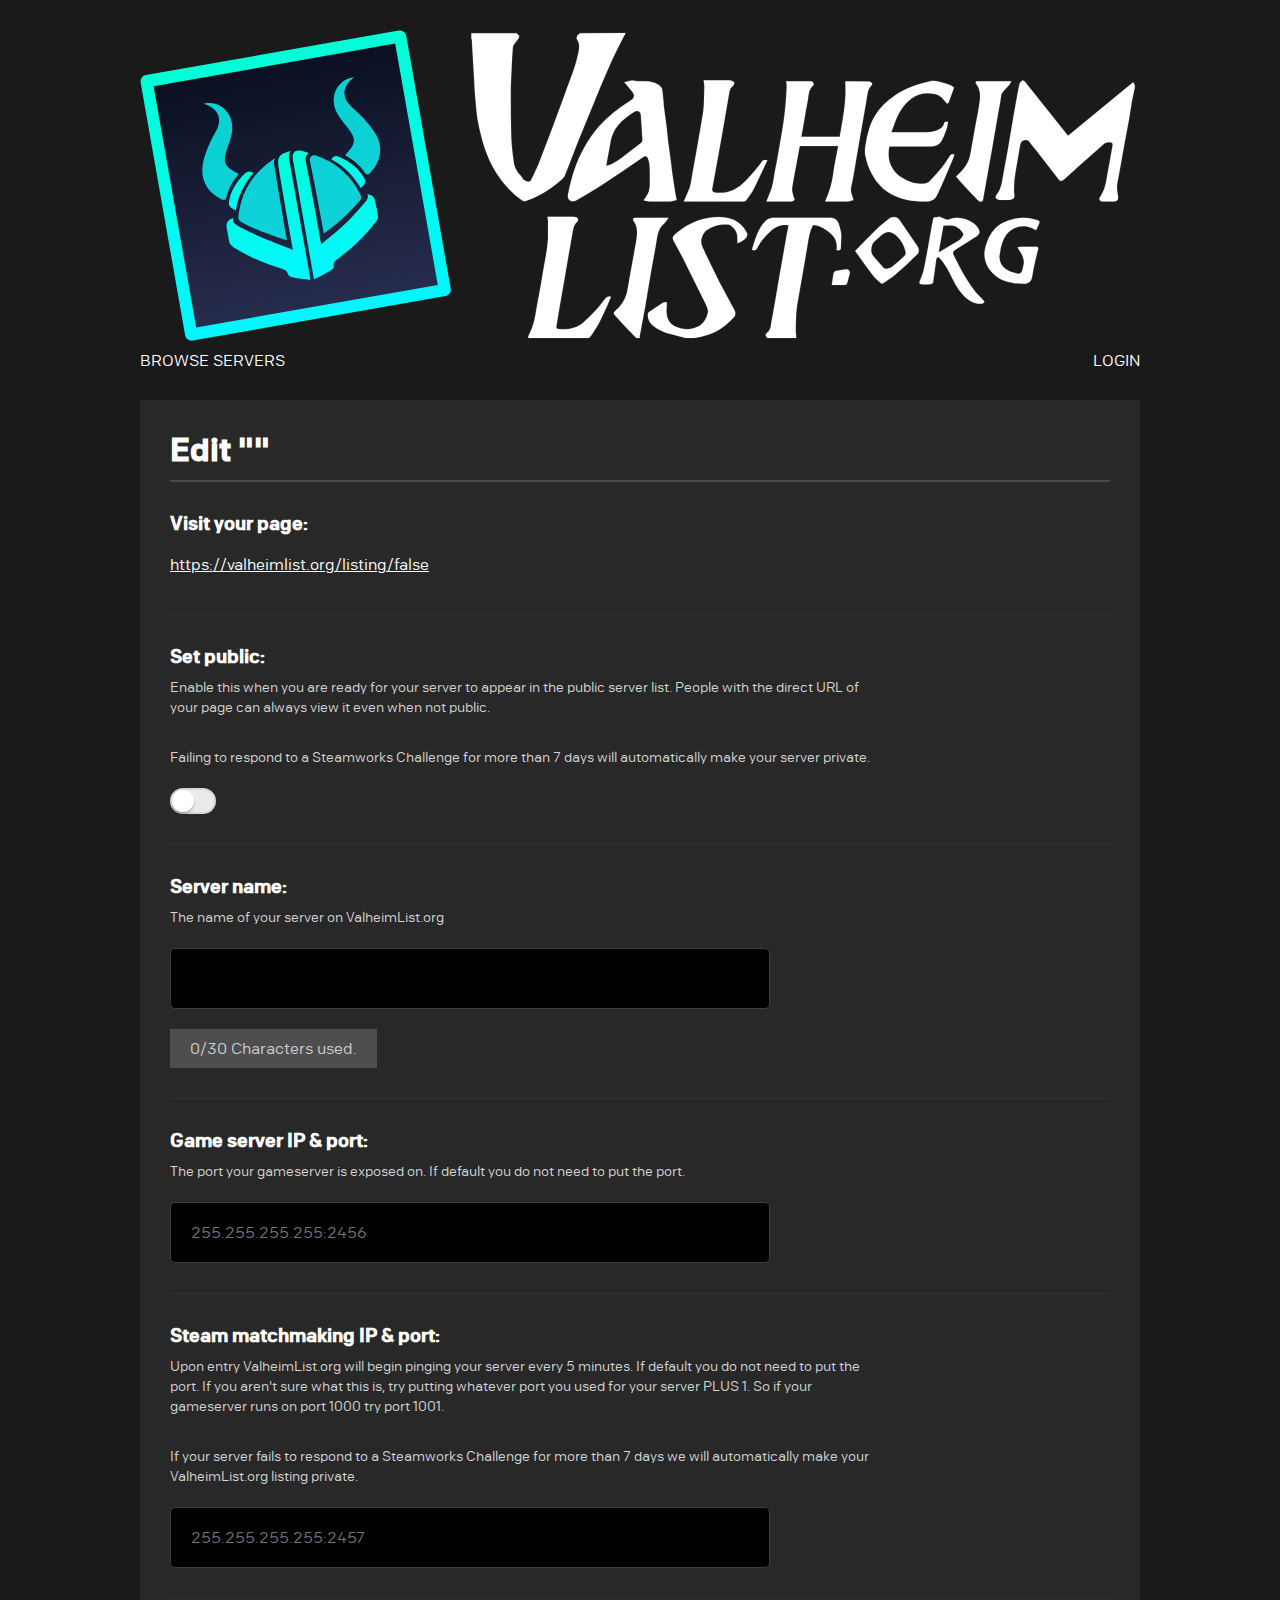
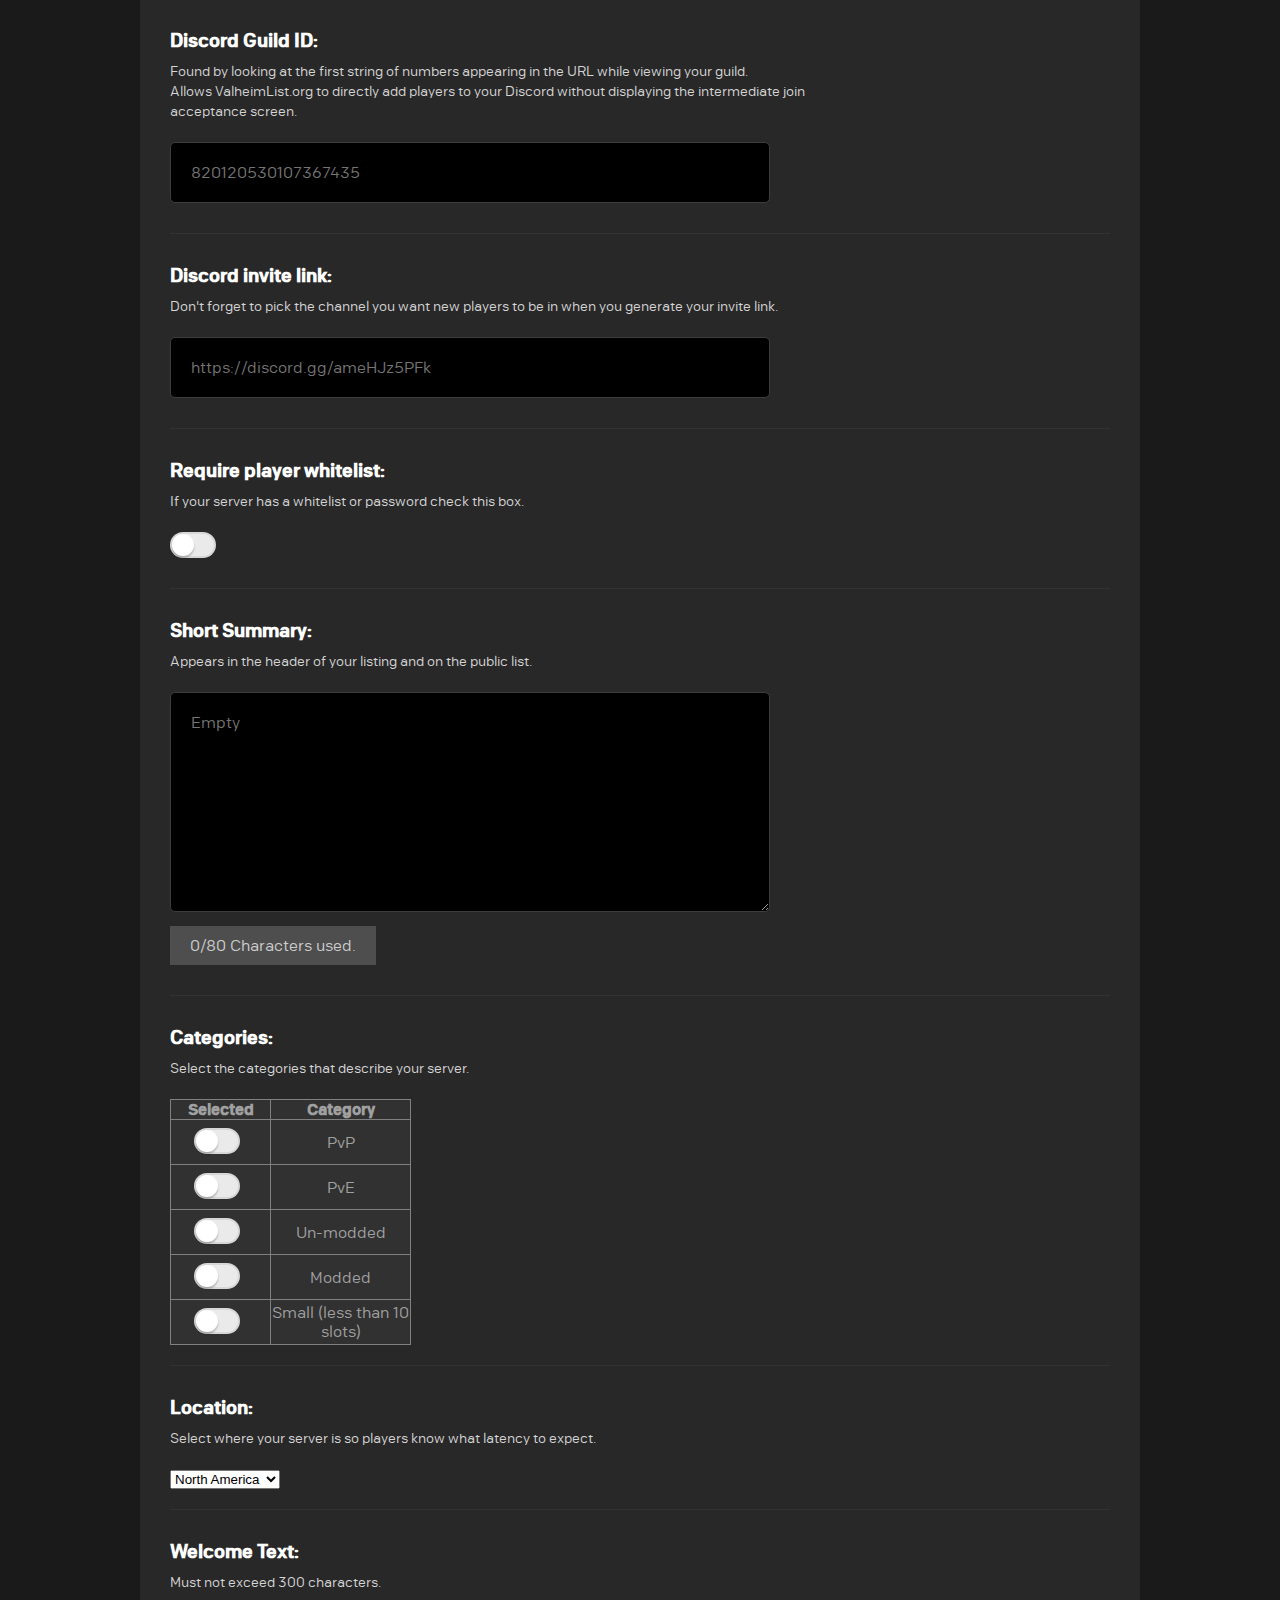
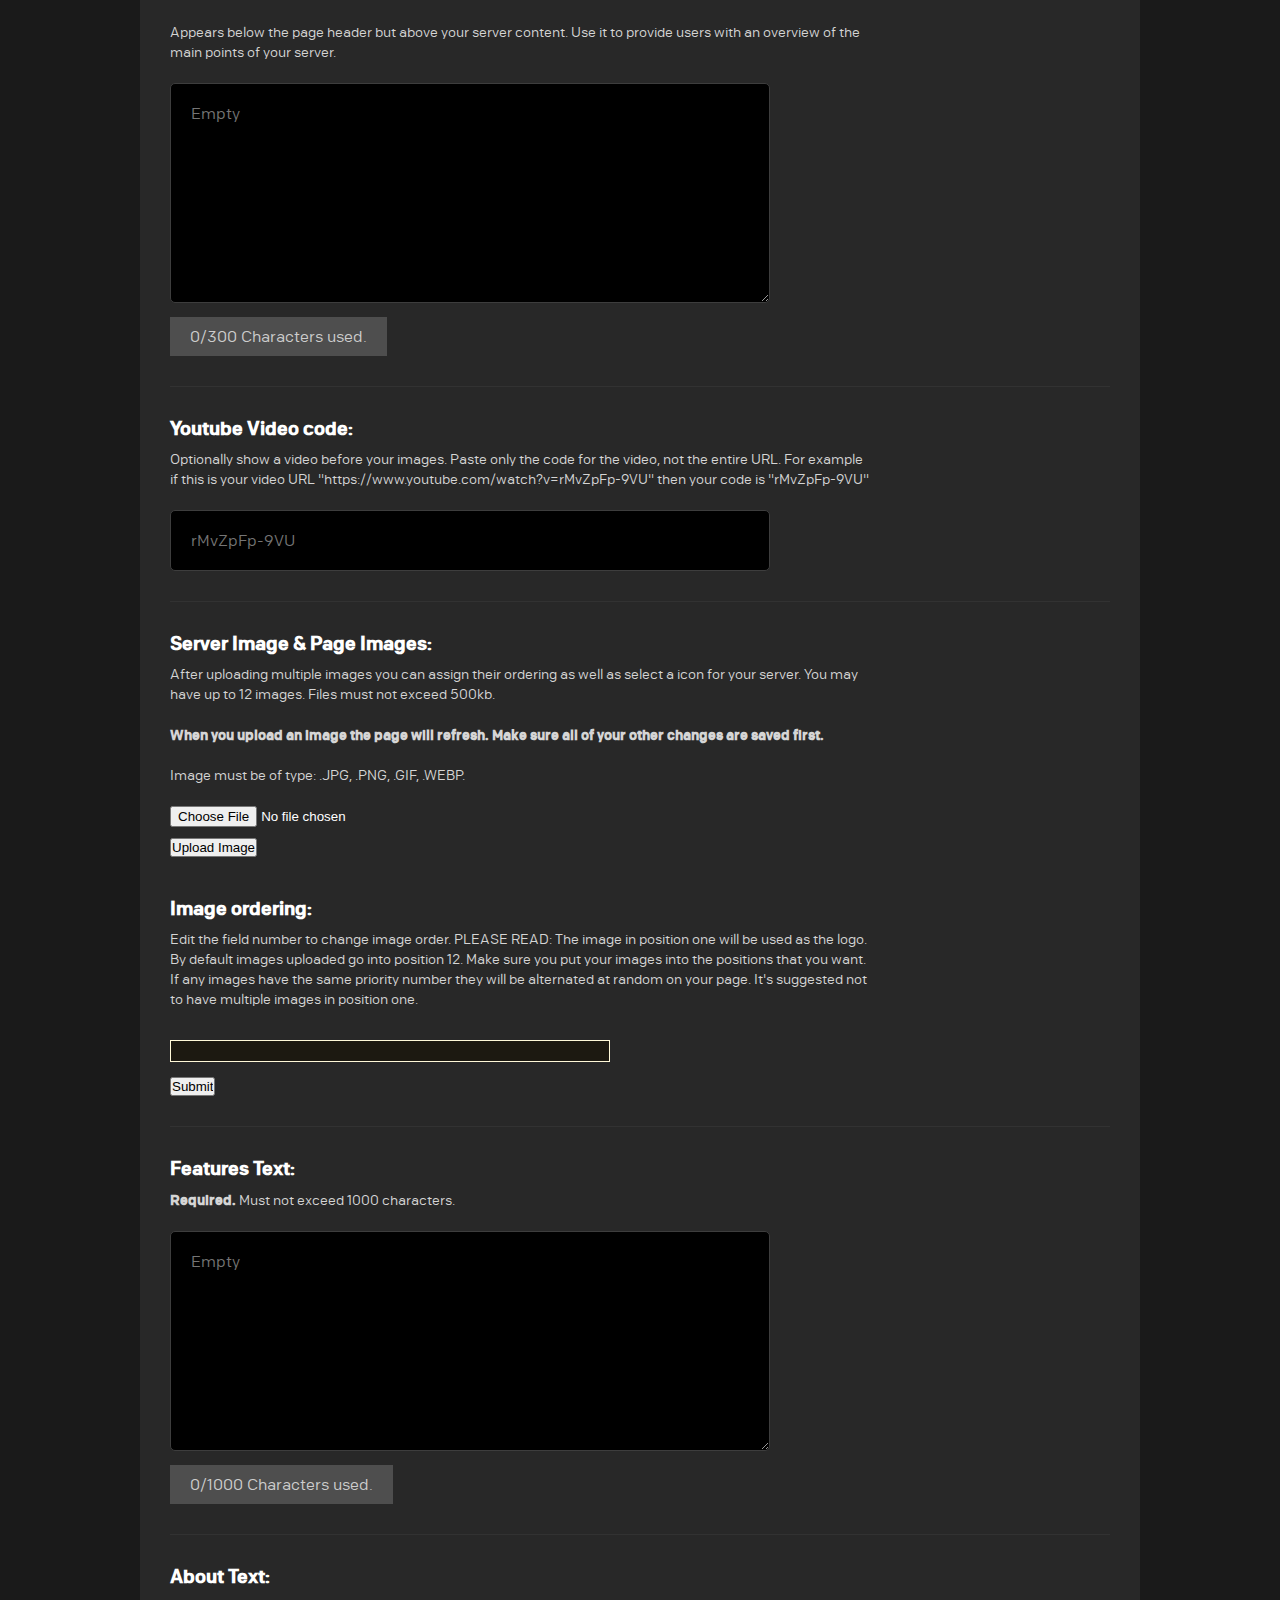
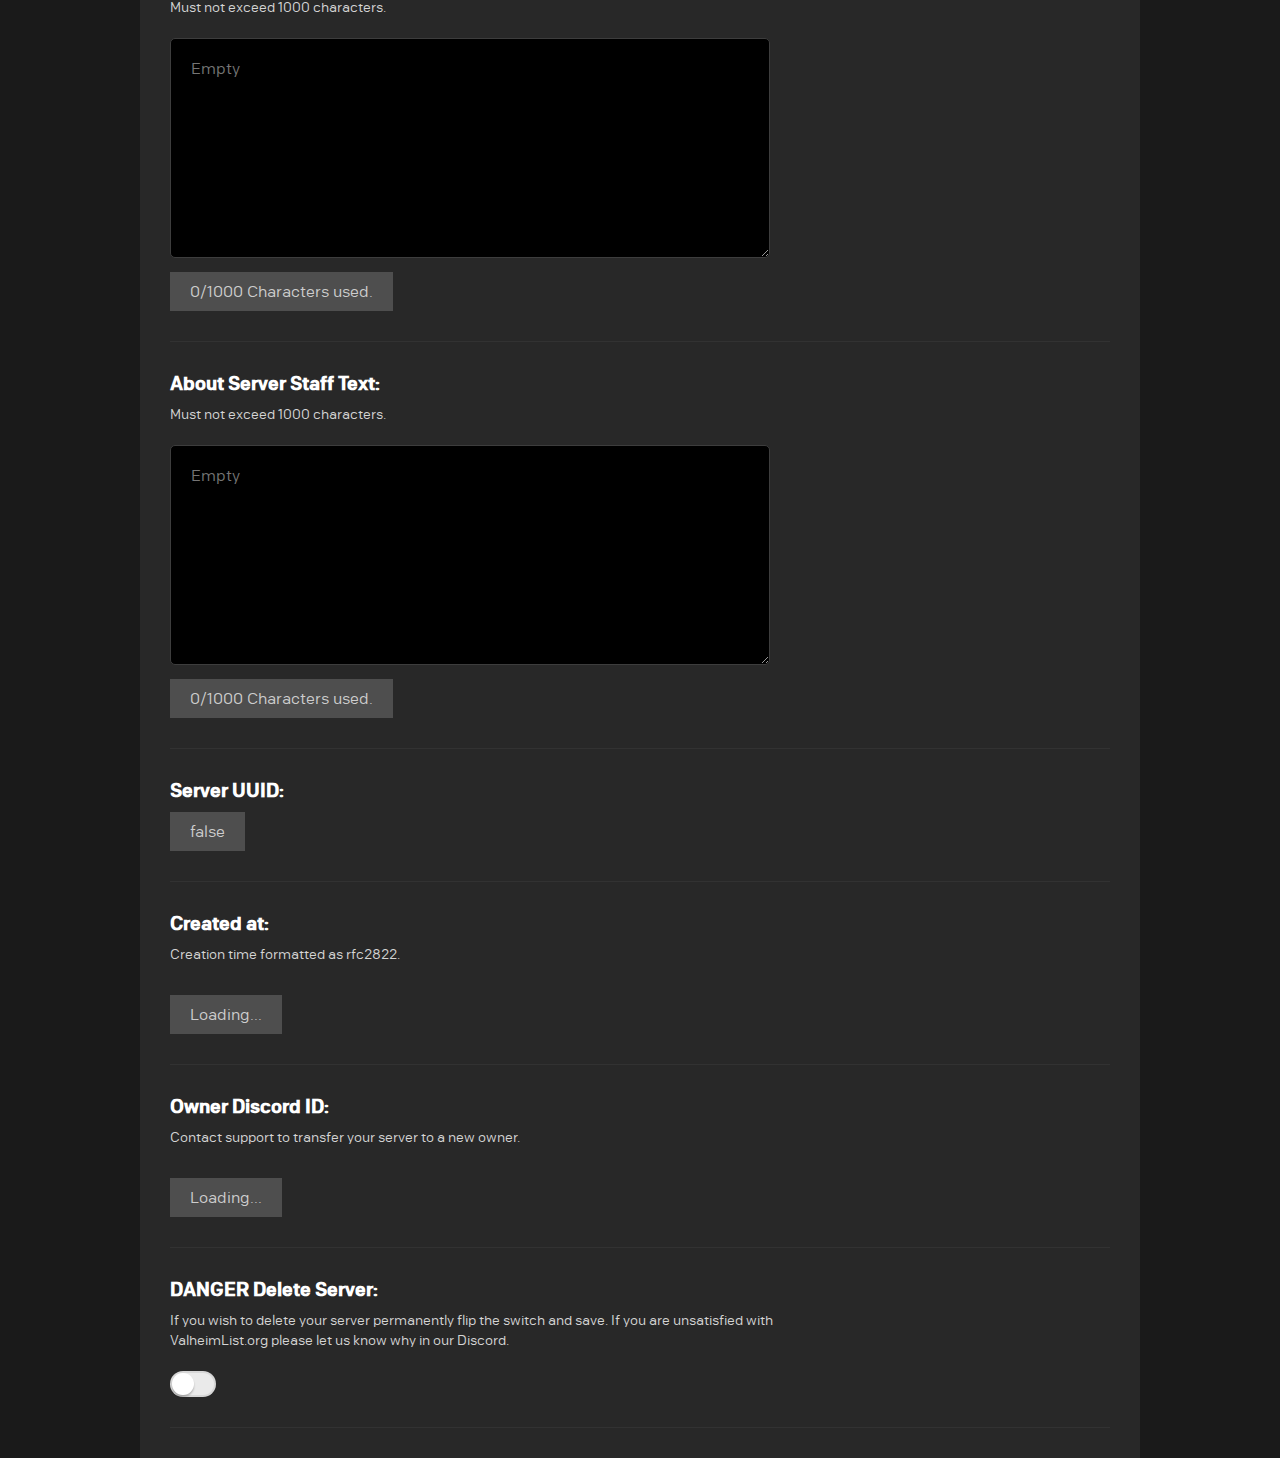
<file: editserver.html>
<!DOCTYPE html>
<html lang="en">
<head>
    <meta charset="UTF-8">
    <title>My Servers! - Valheimlist.org</title>

    <link rel="preconnect" href="https://api.valheimlist.org">
    <link rel="stylesheet" href="assets/css/listing.css">
    <link rel="stylesheet" href="assets/css/icons.css">
</head>
<body>
<div class="width-container">
    <nav>
    <img onclick="window.location.href = 'https://valheimlist.org'" class="logo-mast" src="../assets/img/logo.svg" alt="Valheimlist.org">
    <div onclick="window.location.href = 'https://valheimlist.org';" id="see-all-servers"><span class="ico-server"></span>Browse servers</div>
    <div id="disbtn" class="discord-button" onClick="discord_button_action()">
        <span class="ico-discord"></span>
        Login
    </div>

    </nav>
    <div class="edit-server preload">
        <h1 id="name-2">Edit ""</h1>

        <div class="item-block" id="page-url"></div>

        <div class="item-block">
            <h3>Set public:</h3>
            <p>Enable this when you are ready for your server to appear in the public server list. People with the direct URL of your page can always view it even when not public.</p>
            <p>Failing to respond to a Steamworks Challenge for more than 7 days will automatically make your server private.</p>
            <label class="form-switch">
                <input id="is_public" type="checkbox">
                <i></i>
            </label>
        </div>

        <div class="item-block">
            <h3>Server name:</h3>
            <p>The name of your server on ValheimList.org</p>
            <input id="name" data-max="30" class="input-box"><br>
            <div class="input-length-display">0/30 Characters used.</div>
        </div>

        <div class="item-block">
            <h3>Game server IP & port:</h3>
            <p>The port your gameserver is exposed on. If default you do not need to put the port.</p>
            <input id="ip" class="input-box" placeholder="255.255.255.255:2456">
        </div>

        <div class="item-block">
            <h3>Steam matchmaking IP & port:</h3>
            <p>Upon entry ValheimList.org will begin pinging your server every 5 minutes. If default you do not need to
                put the port. If you aren't sure what this is, try putting whatever port you used for your server PLUS 1. So if your gameserver runs on port 1000 try port 1001.</p>
            <p>If your server fails to respond to a Steamworks Challenge for more than 7 days we will automatically make your ValheimList.org listing private.</p>
            <input id="ip_mm" class="input-box" placeholder="255.255.255.255:2457">
        </div>

        <div class="item-block">
            <h3>Discord Guild ID:</h3>
            <p>Found by looking at the first string of numbers appearing in the URL while viewing your guild. <br>Allows
                ValheimList.org to directly add players to your Discord without displaying the intermediate join
                acceptance screen.</p>
            <input id="guild_id" class="input-box" placeholder="820120530107367435">
        </div>

        <div class="item-block">
            <h3>Discord invite link:</h3>
            <p>Don't forget to pick the channel you want new players to be in when you generate your invite link.</p>
            <input id="discord_link" class="input-box" placeholder="https://discord.gg/ameHJz5PFk">
        </div>

        <div class="item-block">
            <h3>Require player whitelist:</h3>
            <p>If your server has a whitelist or password check this box.</p>
            <label class="form-switch">
                <input id="is_whitelist" type="checkbox">
                <i></i>
            </label>
        </div>

        <div class="item-block">
            <h3>Short Summary:</h3>
            <p>Appears in the header of your listing and on the public list.</p>
            <textarea id="summary" data-max="80" class="input-box" placeholder="Empty"></textarea>
            <br><div class="input-length-display">0/80 Characters used.</div>
        </div>

        <div class="item-block">
            <h3>Categories:</h3>
            <p>Select the categories that describe your server.</p>
            <table cellspacing="0" rules="all" border="1" id="Table1" style="border-collapse: collapse;">
                <tr>
                    <th style="width:100px">Selected</th>
                    <th style="width:140px">Category</th>
                </tr>
                <tr>
                    <td><label class="form-switch">
                        <input id="PvP" type="checkbox">
                        <i></i>
                    </label></td>
                    <td>PvP</td>
                </tr>
                <tr>
                    <td><label class="form-switch">
                        <input id="PvE" type="checkbox">
                        <i></i>
                    </label></td>
                    <td>PvE</td>
                </tr>
                <tr>
                    <td><label class="form-switch">
                        <input id="Unmodded" type="checkbox">
                        <i></i>
                    </label></td>
                    <td>Un-modded</td>
                </tr>
                <tr>
                    <td><label class="form-switch">
                        <input id="Modded" type="checkbox">
                        <i></i>
                    </label></td>
                    <td>Modded</td>
                </tr>
                <tr>
                    <td><label class="form-switch">
                        <input id="Small" type="checkbox">
                        <i></i>
                    </label></td>
                    <td>Small (less than 10 slots)</td>
                </tr>
            </table>

        </div>

        <div class="item-block">
            <h3>Location:</h3>
            <p>Select where your server is so players know what latency to expect.</p>
            <select id="location">
                <option value="na">North America</option>
                <option value="sa">South America</option>
                <option value="eu">Europe</option>
                <option value="asia">Asia</option>
                <option value="oceania">Oceania</option>
            </select>

        </div>

        <div class="item-block">
            <h3>Welcome Text:</h3>
            <p>Must not exceed 300 characters.</p>
            <p>Appears below the page header but above your server content. Use it to provide users with an overview of
                the main points of your server.</p>
            <textarea id="welcome_text" data-max="300" class="input-box" placeholder="Empty"></textarea>
            <br><div class="input-length-display">0/300 Characters used.</div>
        </div>

        <div class="item-block">
            <h3>Youtube Video code:</h3>
            <p>Optionally show a video before your images. Paste only the code for the video, not the entire URL. For example if this is your video URL "https://www.youtube.com/watch?v=rMvZpFp-9VU" then your code is "rMvZpFp-9VU"</p>
            <input id="youtube_url" class="input-box" placeholder="rMvZpFp-9VU"></input>
        </div>

        <div class="item-block">
            <h3>Server Image & Page Images:</h3>
            <p>After uploading multiple images you can assign their ordering as well as select a icon for your server. You may have up to 12 images. Files must not exceed 500kb. <br><br><b>When you upload an image the page will refresh. Make sure all of your other changes are saved first.</b>
            <br><br>Image must be of type: .JPG, .PNG, .GIF, .WEBP.
            </p>
                <input type="file" id="filebox" name="filename"><br>
                <input type="submit" onclick="uploadImage()" value="Upload Image" >
            <br>
            <div style="display: none" id="image-warn"></div>
            <h3>Image ordering:</h3>
            <p>Edit the field number to change image order. PLEASE READ: The image in position one will be used as the logo. By default images uploaded go into position 12. Make sure you put your images into the positions that you want.<br>If any images have the same priority number they will be alternated at random on your page. It's suggested not to have multiple images in position one.</p>
            <div id="image-list"></div><br>
            <input type="submit" onclick="sendImageManagementData()" value="Submit">
        </div>

        <div class="item-block">
            <h3>Features Text:</h3>
            <p><b>Required.</b> Must not exceed 1000 characters.</p>
            <textarea id="features_text" data-max="1000" class="input-box" placeholder="Empty"></textarea>
            <br><div class="input-length-display">0/1000 Characters used.</div>
        </div>

        <div class="item-block">
            <h3>About Text:</h3>
            <p>Must not exceed 1000 characters.</p>
            <textarea id="about_text" data-max="1000" class="input-box" placeholder="Empty"></textarea>
            <br><div class="input-length-display">0/1000 Characters used.</div>
        </div>

        <div class="item-block">
            <h3>About Server Staff Text:</h3>
            <p>Must not exceed 1000 characters.</p>
            <textarea id="about_owner_text" data-max="1000" class="input-box" placeholder="Empty"></textarea>
            <br><div class="input-length-display">0/1000 Characters used.</div>
        </div>

        <div class="item-block">
            <h3>Server UUID:</h3>
            <div id="server-uuid"></div>
        </div>

        <div class="item-block">
            <h3>Created at:</h3>
            <p>Creation time formatted as rfc2822.</p>
            <div id="created_at">Loading...</div>
        </div>

        <div class="item-block">
            <h3>Owner Discord ID:</h3>
            <p>Contact support to transfer your server to a new owner.</p>
            <div id="owner">Loading...</div>
        </div>

        <div class="item-block">
            <h3>DANGER Delete Server:</h3>
            <p>If you wish to delete your server permanently flip the switch and save. If you are unsatisfied with ValheimList.org please let us know why in our Discord.</p>
            <label class="form-switch">
                <input id="is_deleted" type="checkbox">
                <i></i>
            </label>
        </div>

    </div>

</div>

<div class="unsaved-holder">
    <div id="unsaved">You have unsaved changes!</div>
</div>

</body>
</html>
<script src="assets/scripts/scripts.js"></script>
<script>

    e('server-uuid').innerHTML = `${getQueryVariable("s")}`;
    let dataObj

    function getServerData() {
        fetch(serverAddress + `/getserverdata?sid=${getQueryVariable("s")}`)
            .then(response => response.json())
            .then(data => {
                console.log(data)
                e("name-2").innerHTML = `Edit "${data["name"]}"`;
                e("created_at").innerHTML = data["created_at"];
                e("owner").innerHTML = data["owner"];
                dataObj = data;
                registerListeners()
            });
    }

    getServerData()

    let submitControls = `<div class="submit-controls">
<div class="submit-bg-hack"></div>
<button onclick="saveField(this)">Save</button>
<button onclick="revertField(this)">Revert</button>
</div>`


    function insertControls(inputs, controlType, accessType) {
        inputs.forEach(function (item) {
            let parent = e(item).parentElement;
            e(item)[accessType] = dataObj[item];
            renderCharCounter(controlType, parent)
            e(item).addEventListener(controlType, function () {
                if (renderCharCounter(controlType, parent)) return;
                if (e(item)[accessType] === dataObj[item]) {
                    removeControls(parent)
                } else {
                    if (parent.getElementsByClassName("submit-controls").length === 0) {
                        parent.insertAdjacentHTML("beforeend", submitControls);
                    }
                }
            })
        })
    }

    function renderCharCounter(controlType, parent) {
        if (controlType === "input") {
            let target = parent.getElementsByClassName("input-box")[0];

            if (target.dataset.max) {
                parent.getElementsByClassName("input-length-display")[0].innerHTML = `${target.value.length}/${target.dataset.max} Characters used.`
                if (target.value.length > target.dataset.max) {
                    parent.getElementsByClassName("input-length-display")[0].style.backgroundColor = "#823434";
                    removeControls(parent)
                    return true
                } else {
                    parent.getElementsByClassName("input-length-display")[0].style.backgroundColor = "#4e4e4e";

                }
            }
        }
    }

    function removeControls(parent) {
        if (parent.getElementsByClassName("submit-controls").length !== 0) {
            parent.removeChild(
                parent
                    .getElementsByClassName("submit-controls")[0])
        }
    }

    let categoriesState
    let categories = ["PvP", "PvE", "Modded", "Unmodded", "Small"]
    let catControls = `<div class="submit-controls">
<div class="submit-bg-hack"></div>
<button onclick="saveCategories()">Save</button>
<button onclick="revertCat()">Revert</button>
</div>`

    let catRegisteredAlready = false;
    function registerCategoriesInput() {
        categoriesState = dataObj["categories"].slice(0);
        let parent = e("PvP").parentElement.parentElement.parentElement.parentElement.parentElement.parentElement; //we need to anchor ourselves to the div so we just grab the first list item to locate where we are

        categories.forEach(function (item) {
            if (dataObj["categories"].includes(item)) {
                e(item).checked = true;
            } else {
                e(item).checked = false;
            }
            if (catRegisteredAlready) {
                removeControls(parent)
                return
            }
            e(item).addEventListener("change", function () {
                if (e(item).checked) {
                    categoriesState.push(item)
                } else {
                    if (categoriesState.indexOf(item) > -1) {
                        categoriesState.splice(categoriesState.indexOf(item), 1);
                    }
                }

                if (categoriesState === dataObj["categories"]) {
                    removeControls(parent)
                } else {
                    if (parent.getElementsByClassName("submit-controls").length === 0) {
                        parent.insertAdjacentHTML("beforeend", catControls);
                    }
                }

            })
        })
        catRegisteredAlready = true
    }

    function revertCat() {
        registerCategoriesInput()
    }

    function saveCategories(ele) {
        let parent = e("PvP").parentElement.parentElement.parentElement.parentElement.parentElement.parentElement; //we need to anchor ourselves to the div so we just grab the first list item to locate where we are

        let valueObj = {};
        valueObj["server"] = getQueryVariable("s");
        valueObj["field"] = "categories";
        valueObj["value"] = categoriesState;

        fetch(serverAddress + '/update_server_field', {
            method: 'POST',
            headers: {
                'session': localStorage.getItem('session'),
                'uid': localStorage.getItem('id')
            },
            body: JSON.stringify(valueObj)
        })
            .then(response => response.json())
            .then(data => {
                if ("ok" in data) {
                    dataObj["categories"] = categoriesState.slice(0)
                    removeControls(parent)
                }
            });
    }

    function registerListeners() {
        //text inputs
        let textInputs = ["name", "ip", "ip_mm", "guild_id", "discord_link", "summary", "welcome_text", "youtube_url",
            "features_text", "about_text", "about_owner_text"]
        insertControls(textInputs, "input", "value")

        let switchInputs = ["is_public", "is_whitelist", "is_deleted"]
        insertControls(switchInputs, "change", "checked")

        let selectInputs = ["location"]
        insertControls(selectInputs, "change", "value")

        //categories custom
        registerCategoriesInput()

        dataObj["images"].forEach(function (item) {
            let template = `<div data-id="${item.id}">${item.filename}<input oninput="updateImagePriority('${item.id}', this.value)" min="1" max="12" id="${item.id}" type="number"><span onclick="deleteImage('${item.id}')" class="delete-image">X</span></div>`
            e("image-list").insertAdjacentHTML("beforeend", template);
            e(item.id).value = item.position
        })

    }

    function strip(str) {
        return str.replace(/^\s+|\s+$/g, '');
    }

    function saveField(ele) {
        e("unsaved").style.top = "-60px"
        let parent = ele.parentElement.parentElement
        let controls = ele.parentElement
        let inputElm = parent.querySelectorAll('*[id]')[0]
        let field = inputElm.getAttribute('id')
        inputElm.disabled = true
        let inputVal

        if (inputElm.type === "text" || inputElm.type === "textarea") {
            inputVal = strip(inputElm.value)
            inputElm.value = inputVal;
        } else if (inputElm.type === "checkbox") {
            inputVal = inputElm.checked
        }else if (inputElm.type === "select-one") {
            inputVal = inputElm.value
        }

        let valueObj = {};
        valueObj["server"] = getQueryVariable("s");
        valueObj["field"] = field;
        valueObj["value"] = inputVal;

        //console.log(valueObj)

        fetch(serverAddress + '/update_server_field', {
            method: 'POST',
            headers: {
                'session': localStorage.getItem('session'),
                'uid': localStorage.getItem('id')
            },
            body: JSON.stringify(valueObj)
        })
            .then(response => response.json())
            .then(data => {
                inputElm.disabled = false
                if ("ok" in data) {
                    if(field === "is_deleted") {
                        window.location.href=staticsiteAddress+"/listownedservers.html"
                    }

                    dataObj[inputElm.getAttribute('id')] = inputVal
                    removeControls(parent)
                    inputElm.style.borderColor = "#00fd00";
                    setTimeout(function(){
                        inputElm.style.borderColor = "#3d3d3d";
                        }, 1000);
                }
            });
    }
    function revertField(ele) {
        // ele is "this"
        e("unsaved").style.top = "-60px"
        let parent = ele.parentElement.parentElement
        let inputElm = parent.querySelectorAll('*[id]')[0]
        let field = inputElm.getAttribute('id');
        if (inputElm.type === "text" || inputElm.type === "textarea") {
            inputElm.value = dataObj[field]
        } else if (inputElm.type === "checkbox") {
            inputElm.checked = dataObj[field]
        }else if (inputElm.type === "select-one") {
            inputElm.value = dataObj[field]
        }

        removeControls(parent)
    }

    function uploadImage() {
        e("image-warn").style.display = "none"
        let file = e("filebox").files[0]
        if (file === undefined) {
            e("image-warn").innerHTML = "You must select a file..."
            e("image-warn").style.display = "block"
            return
        }

        switch (file.type) {
            case "image/jpeg": {break}
            case "image/png": {break}
            case "image/gif": {break}
            case "image/webp": {break}
                default: {
                    e("image-warn").innerHTML = "The image you selected was of an unacceptable type."
                    e("image-warn").style.display = "inline-block"
                }
        }
        if(file.size > 500000) {
            e("image-warn").innerHTML = "The file you choose exceeds the limit of 500kb."
            e("image-warn").style.display = "inline-block"
            return
        }
        let reader = new FileReader();
        reader.readAsDataURL(file);
        reader.onload = function(e) {

            const imageUploadPackage = {
                filetype: file.type,
                filename: file.name,
                blob: e.target.result,
                server: getQueryVariable("s")
            }

            fetch(serverAddress + '/manage_images', {
                method: "POST",
                body: JSON.stringify(imageUploadPackage),
                headers: {
                    'session': localStorage.getItem('session'),
                    'uid': localStorage.getItem('id')
                },
            }).then(response => {
                window.location.reload();
            });
        };

        reader.onerror = function() {
            console.log(reader.error);
        };
    }

    let imageManagementObj = {
        toDelete: [],
        toOrder: {},
        server: getQueryVariable("s")
    }

    function setVisitPageUrl() {
        let uuid = getQueryVariable("s")
        e("page-url").innerHTML = `<h3>Visit your page:</h3> <a href="https://valheimlist.org/listing/${uuid}">https://valheimlist.org/listing/${uuid}</a>`
    }
    setVisitPageUrl()

    function deleteImage(id) {
        e(id).parentElement.remove();
        imageManagementObj.toDelete.push(id)
    }

    function updateImagePriority(id, priority) {
        imageManagementObj.toOrder[id] = parseInt(priority)
    }

    function sendImageManagementData() {
        fetch(serverAddress + '/alter_images', {
            method: "POST",
            body: JSON.stringify(imageManagementObj),
            headers: {
                'session': localStorage.getItem('session'),
                'uid': localStorage.getItem('id')
            },
        }).then((response) => response.json().then(res => ({status: response.status, data: res})))
            .then((apiResponse) => {
                console.log(apiResponse.status)
                if (apiResponse.status === 200) {
                    window.location.reload();
                }
                else {console.log(apiResponse)}
            })
            .catch((error) => {
                console.error('Error:', error);
            });
    }




    window.addEventListener('load', (event) => {
        let preload = document.getElementsByClassName("preload");
        while (preload.length)
            preload[0].className = preload[0].className.replace(/\bpreload\b/g, "");
    });

    /*
    const interval = setInterval(function() {
        if(document.getElementsByClassName("submit-controls").length !== 0) {
            e("unsaved").style.top = "20px"
        }
    }, 5000);

     */

</script>

<style>
    #image-list {
        width: 440px;
        background: #1c1911;
        padding: 10px;
        border: 1px solid #fff9d9;
    }
    #image-list div {
        margin: 15px auto;
        width: 400px;
        background-color: rgba(255, 255, 255, 0.74);
        white-space: nowrap;
        overflow: hidden;
        text-overflow: ellipsis;
        color: #000;
        position: relative;
        display: block;
    }
    #image-list input {
        width: 40px;
        height: 18px;
        margin: 0;
        position: absolute;
        right: 50px;
    }
    .delete-image {
        position: absolute;
        cursor: pointer;
        right:0;
        top:0;
        height: 40px;
        padding: 10px 0;
        width: 40px;
        background-color: red;
        color: white;
        text-align: center;
        font-weight: bold;
    }
    #image-warn {
        background-color: #823434;
    }
    #unsaved {
        background-color: orange;
        color: #000;
        font-size: 20px;
        padding: 8px 0;
        border-radius: 5px;
        width: 400px;
        text-align: center;
        position: fixed;
        top: -60px;
        left: calc(50% - 200px);
        display: inline-block;
        transition: 400ms;
        transition-timing-function: ease-in-out;
    }
    .preload * {
        -webkit-transition: none !important;
        -moz-transition: none !important;
        -ms-transition: none !important;
        -o-transition: none !important;
    }
    .edit-server {
        background-color: #282828;
        padding: 30px;
    }

    table {
        color: #a0a0a0;
        background-color: #313131;
    }

    tr {
        text-align: center;
    }

    td label {
        margin-top: 8px
    }

    h1 {
        position: static;
        padding-bottom: 10px;
        border-bottom: 2px solid #494949;
    }
    .submit-bg-hack {
        position: absolute;
        top:0;
        left:0;
        width: 191px;
        height: 100%;
        background-color: #4c442e !important;
        border: 1px solid #ffbf00;
        border-radius: 5px;
        z-index: 1;
        margin: 0!important;
    }
    .submit-controls {
        position: relative;

        display: block!important;
        background:none!important;
        padding:5px!important;
    }
    .submit-controls button {
        position: relative;
        z-index: 10;
        padding: 10px 25px;
        font-weight: bold;
        cursor: pointer;
    }
    .submit-controls button:last-child {
        background: none;
        color: #fff;
        border:none;
    }
    .submit-controls button:last-child:hover {
        color: red!important;
    }

    .item-block {
        padding-bottom: 20px;
        border-bottom: 1px solid #323232;
    }

    .item-block div {
        padding: 10px 20px;
        margin: 10px 0;
        color: #cdcdcd;
        background-color: #4e4e4e;
        display: inline-block;
    }


    h3 {
        margin: 30px 0 0 0;
    }

    p {
        color: #d5d5d5;
        font-size: 14px;
        line-height: 20px;
        max-width: 700px;
        padding: 10px 0 20px 0;
    }

    i, input {
        margin-bottom: 10px;
    }

    .input-check {
        width: 40px;
        height: 40px;
    }

    .input-box {
        border: 1px solid #3d3d3d;
        width: 600px;
        min-height: 45px;
        border-radius: 5px;
        color: #cffff2;
        padding: 20px;
        font-size: 16px;
        background-color: #000;
        background-repeat: no-repeat;
        background-size: 25px;
        background-position: 16px 9px;
        font-family: "import", sans-serif;
        transition: 500ms;
    }

    textarea {
        padding: 10px 0;
        min-height: 220px!important;
    }

    .form-switch {
        display: inline-block;
        cursor: pointer;
        -webkit-tap-highlight-color: transparent;
    }

    .form-switch i {
        position: relative;
        display: inline-block;
        margin-right: .5rem;
        width: 46px;
        height: 26px;
        background-color: #d7d7d7;
        border-radius: 23px;
        vertical-align: text-bottom;
        transition: all 0.3s linear;
    }

    .form-switch i::before {
        content: "";
        position: absolute;
        left: 0;
        width: 42px;
        height: 22px;
        background-color: #eaeaea;
        border-radius: 11px;
        transform: translate3d(2px, 2px, 0) scale3d(1, 1, 1);
        transition: all 0.25s linear;
    }

    .form-switch i::after {
        content: "";
        position: absolute;
        left: 0;
        width: 22px;
        height: 22px;
        background-color: #fff;
        border-radius: 11px;
        box-shadow: 0 2px 2px rgba(0, 0, 0, 0.24);
        transform: translate3d(2px, 2px, 0);
        transition: all 0.2s ease-in-out;
    }

    .form-switch:active i::after {
        width: 28px;
        transform: translate3d(2px, 2px, 0);
    }

    .form-switch:active input:checked + i::after {
        transform: translate3d(16px, 2px, 0);
    }

    .form-switch input {
        display: none;
    }

    .form-switch input:checked + i {
        background-color: #00f6fd;
    }

    .form-switch input:checked + i::before {
        transform: translate3d(18px, 2px, 0) scale3d(0, 0, 0);
    }

    .form-switch input:checked + i::after {
        transform: translate3d(22px, 2px, 0);
    }

    .item-block a {
        display: inline-block;
        margin: 20px 0!important;
        color: #fff;
    }
</style>
</file>
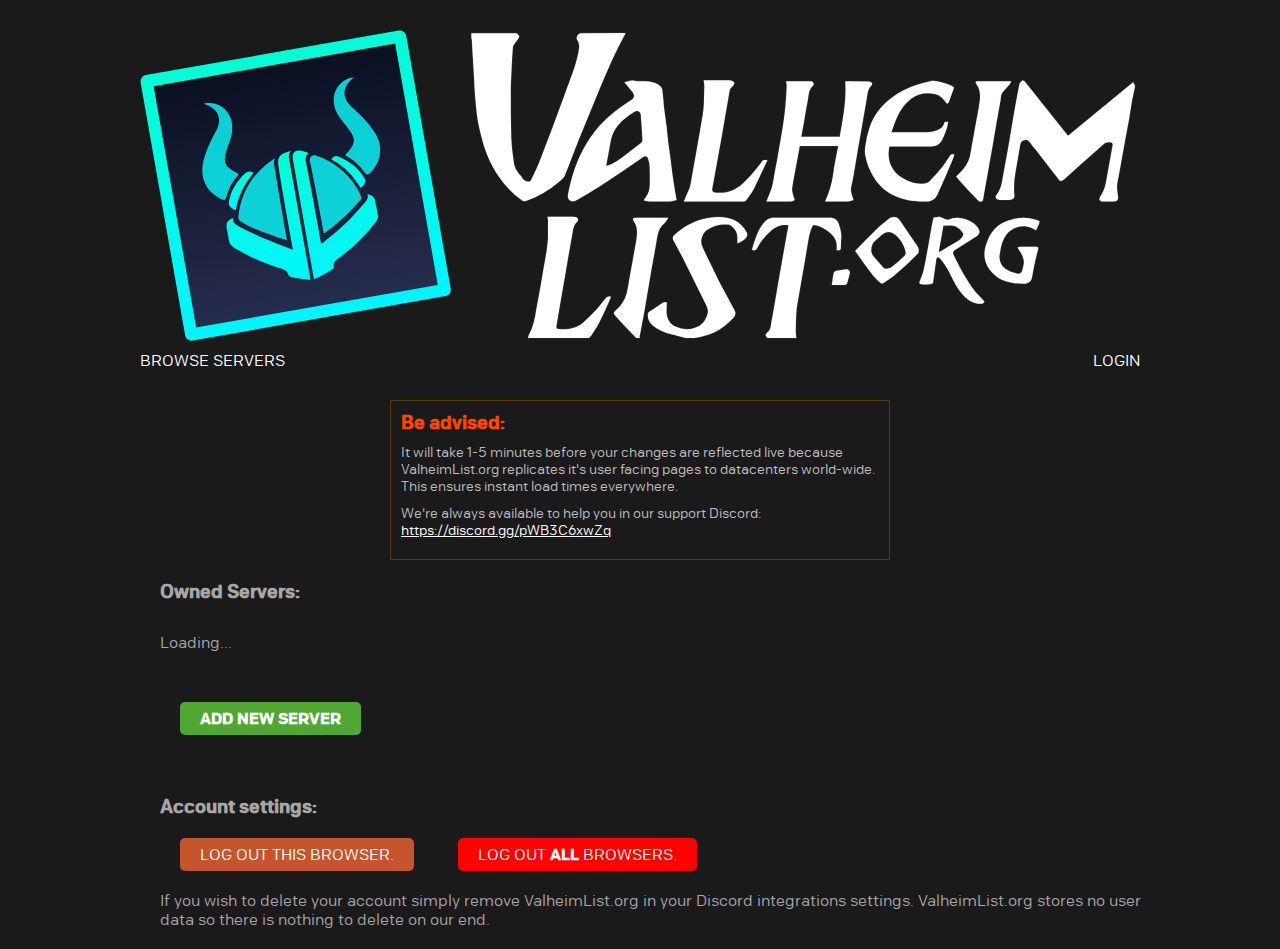
<file: listownedservers.html>
<!DOCTYPE html>
<html lang="en">
<head>
    <meta charset="UTF-8">
    <title>My Servers! - Valheimlist.org</title>

    <link rel="preconnect" href="https://api.valheimlist.org">
    <link rel="stylesheet" href="/assets/css/listing.css">
    <link rel="stylesheet" href="/assets/css/icons.css">
</head>
<body>
<div class="width-container">
    <nav>
        <img onclick="window.location.href = 'https://valheimlist.org'" class="logo-mast" src="../assets/img/logo.svg" alt="Valheimlist.org">
        <div onclick="window.location.href = 'https://valheimlist.org';" id="see-all-servers"><span class="ico-server"></span>Browse servers</div>
        <div id="disbtn" class="discord-button" onClick="discord_button_action()">
            <span class="ico-discord"></span>
            Login
        </div>

    </nav>
    <div class="cache-warning">
        <h3>Be advised:</h3>
        <p>It will take 1-5 minutes before your changes are reflected live because ValheimList.org replicates it's user facing pages to datacenters world-wide. This ensures instant load times everywhere.</p>
        <p>We're always available to help you in our support Discord: <a href="https://discord.gg/pWB3C6xwZq">https://discord.gg/pWB3C6xwZq</a></p>
    </div>
    <div class="account-page">
        <section>
            <h3>Owned Servers:</h3>
            <div id="owned-servers">
                Loading...
            </div>
            <div id="add_server_btn" class="btn">Add new server</div>
        </section>
        <section>
            <h3>Account settings:</h3>
            <div class="btn logout" onclick="logout()">Log out this browser.</div>
            <div class="btn logout-all">Log out <b>all</b> browsers.</div>
            <div>If you wish to delete your account simply remove ValheimList.org in your Discord integrations settings.
                ValheimList.org stores no user data so there is nothing to delete on our end.
            </div>
        </section>
    </div>

</div>

</body>
</html>
<script src="assets/scripts/scripts.js"></script>
<script>

    e('add_server_btn').addEventListener("click", addServer);

    function addServer() {
        e('add_server_btn').innerText = "Please wait"
        e('add_server_btn').style.pointerEvents = "none"
        fetch(serverAddress + '/create', {
            method: 'POST',
            headers: {
                'session': localStorage.getItem('session'),
                'uid': localStorage.getItem('id')
            }
        })
            .then(response => response.json())
            .then(data => {
                e('add_server_btn').innerText = "Add new server"
                e('add_server_btn').style.pointerEvents = "initial"
                console.log(data)
                getServers()
            });
    }

    function getServers() {
        fetch(serverAddress + '/getservers?uid=' + localStorage.getItem('id'))
            .then(response => response.json())
            .then(data => {
                console.log(data)
                e("owned-servers").innerHTML = "";
                Object.entries(data["servers"]).forEach(entry => {
                    entry = entry[1]
                    if (entry["is_public"]) {
                        entry["is_public"] = ` - <i style="color: #c4ff6e;">Public</i>`
                    }else {
                        entry["is_public"] = ` - <i style="color: rgba(255,155,155,0.46);">Not Public</i>`
                    }
                    e("owned-servers").innerHTML += `<div onclick="window.location.href='editserver.html?s=${entry["server_uuid"]}'" class="server-item"><div>${entry["name"]}${entry["is_public"]}</div><div>${entry["server_uuid"]}</div>
<span>[ Click to edit ]</span></div>`
                });
            });
    }

    getServers()

    window.addEventListener( "pageshow", function ( event ) {
        var historyTraversal = event.persisted ||
            ( typeof window.performance != "undefined" &&
                window.performance.navigation.type === 2 );
        if ( historyTraversal ) {
            // Handle page restore.
            getServers()
        }
    });

</script>

<style>
    i {
        font-weight: normal;
    }
    section {
        width: 100%;
    }
    a {
      color: #fff;
    }
    .cache-warning {
        width: 500px;
        margin: auto;
        border: 1px solid #573d00;
        padding: 10px;
    }

    .cache-warning h3 {
        margin: 0 0 10px 0;
        color: orangered;
    }

    .cache-warning p {
        margin: 0 0 10px 0;
        font-size: 14px;
        color: #bfbfbf
    }

    .account-page section {
        margin: 20px;
    }

    #owned-servers {
        margin: 30px 0;
    }

    .btn {
        cursor: pointer;
        display: inline-block;
        padding: 7px 20px;
        background-color: #50a833;
        color: #fff;
        font-weight: bold;
        text-transform: uppercase;
        border-radius: 5px;
        margin: 20px;
    }

    .logout {
        background-color: #c4552c;
        font-weight: normal;
    }

    .logout-all {
        background-color: red;
        font-weight: normal;
    }

    .server-item {
        border-top: 1px solid #686868;
        border-bottom: 1px solid #686868;
        padding: 20px;
      position: relative;
      cursor: pointer;
    }
    .server-item:hover {
      background-color: #282828;
    }

    .server-item div:first-child {
        font-size: 20px;
        color: #fff;
        font-weight: bold;
        margin-bottom: 10px;
    }
    .server-item span {
      position: absolute;
      top: 25px;
      right: 20px;
      font-weight: bold;
      color: #29cc34;
    }
</style>
</file>
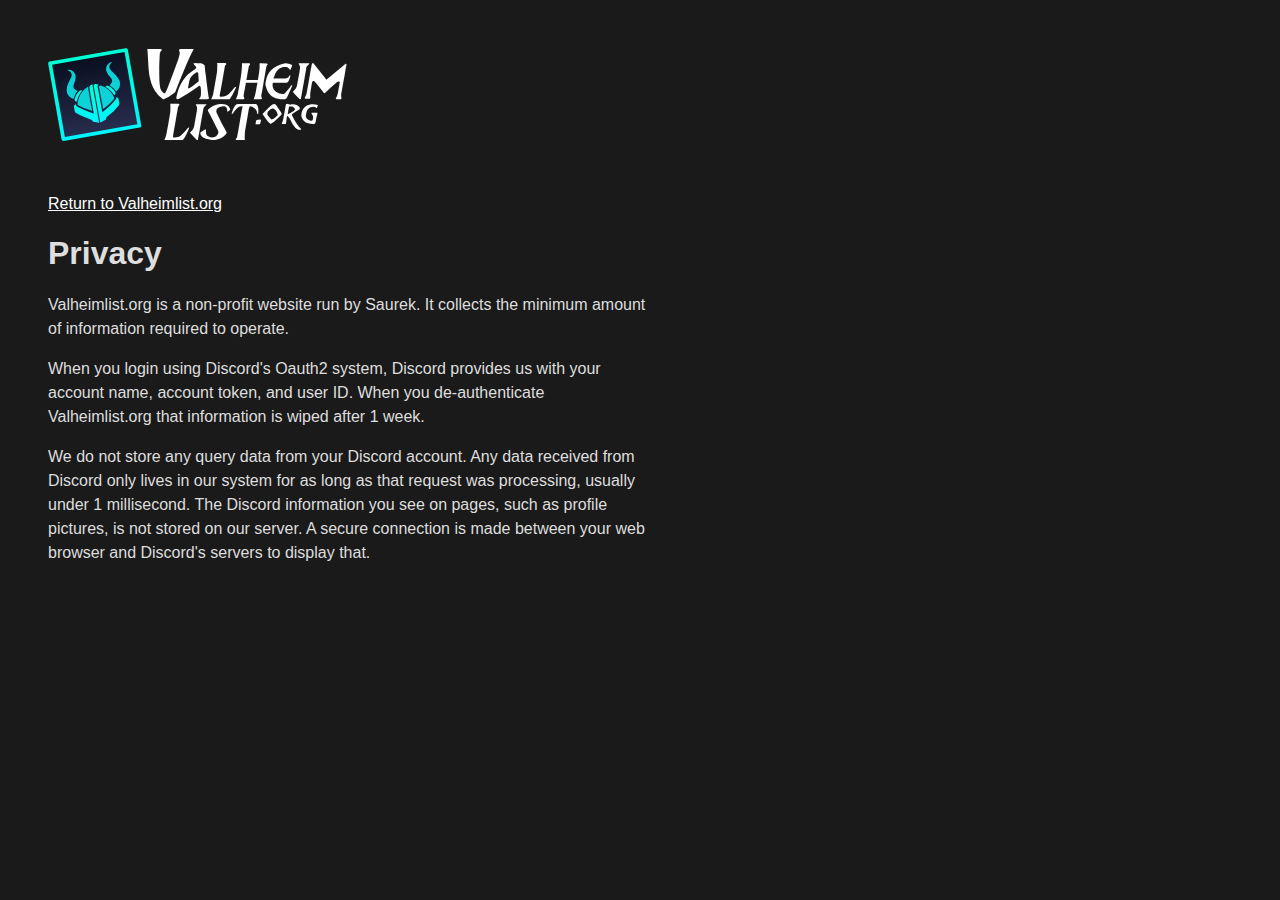
<file: privacy.html>
<!DOCTYPE html>
<html lang="en">
<head>
    <meta charset="UTF-8">
    <title>Privacy - Valheimlist.org</title>
</head>
<body>
 <img src="/assets/img/logo.svg">
 <br>
 <a href="https://valheimlist.org">Return to Valheimlist.org</a>
 <h1>Privacy</h1>
<p>Valheimlist.org is a non-profit website run by Saurek. It collects the minimum amount of information required to operate.
</p>
<p>When you login using Discord's Oauth2 system, Discord provides us with your account name, account token, and user ID. When you de-authenticate Valheimlist.org that information is wiped after 1 week.</p>
<p>We do not store any query data from your Discord account. Any data received from Discord only lives in our system for as long as that request was processing, usually under 1 millisecond. The Discord information you see on pages, such as profile pictures, is not stored on our server. A secure connection is made between your web browser and Discord's servers to display that.</p>
</body>
</html>

<style>
    html {
        background-color: #1a1a1a;
        padding: 40px;
        color: #dedede;
        font-family: arial, sans-serif;
    }
    img {
        width: 300px;
        margin-bottom: 50px;
    }
    p {
        line-height: 24px;
        width: 600px;
    }
    a {
        color: #fff;
    }
</style>
</file>
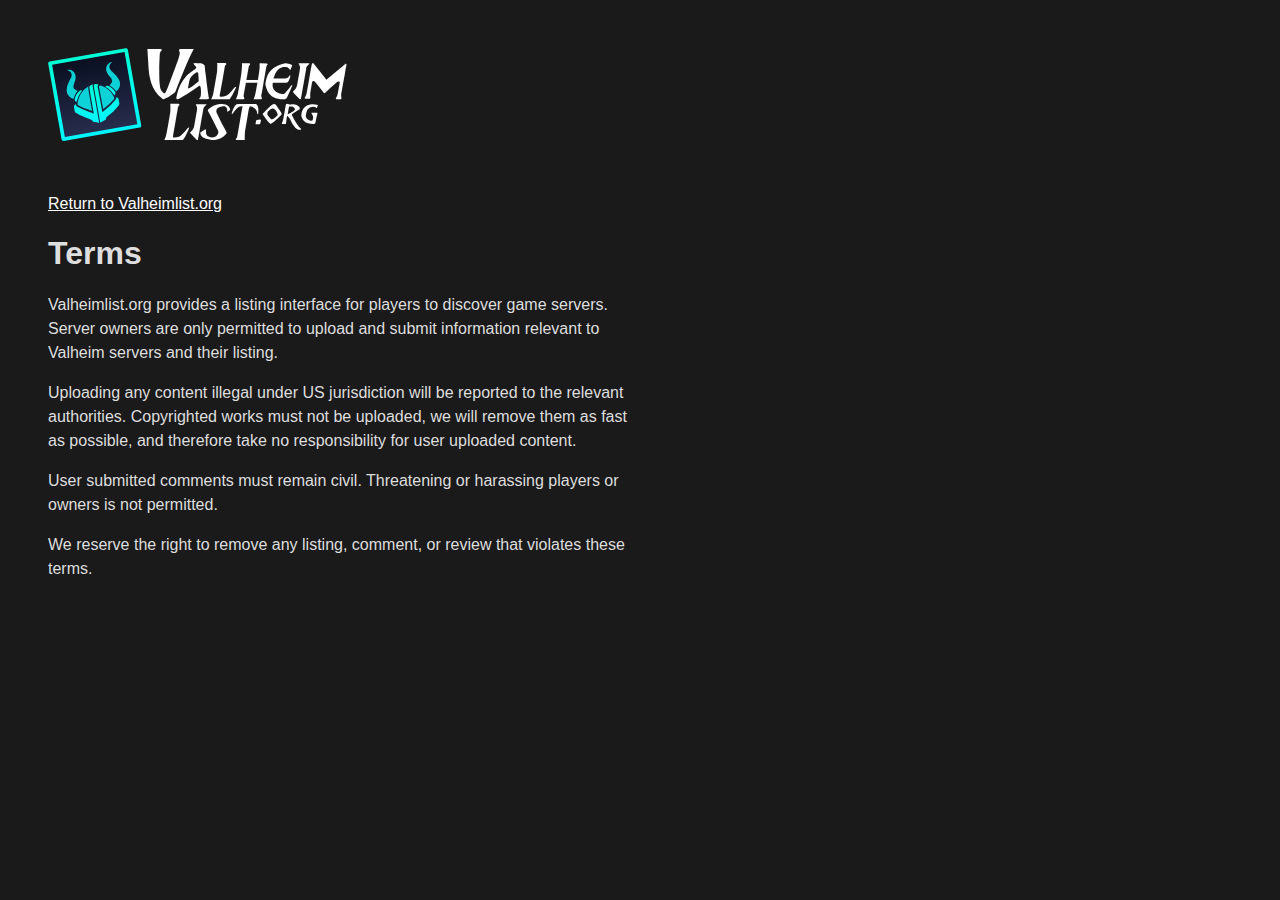
<file: terms.html>
<!DOCTYPE html>
<html lang="en">
<head>
    <meta charset="UTF-8">
    <title>Terms - Valheimlist.org</title>
</head>
<body>
<img src="/assets/img/logo.svg">
<br>
<a href="https://valheimlist.org">Return to Valheimlist.org</a>
<h1>Terms</h1>
<p>Valheimlist.org provides a listing interface for players to discover game servers. Server owners are only permitted to upload and submit information relevant to Valheim servers and their listing.</p>
<p>Uploading any content illegal under US jurisdiction will be reported to the relevant authorities. Copyrighted works must not be uploaded, we will remove them as fast as possible, and therefore take no responsibility for user uploaded content.</p>
<p>User submitted comments must remain civil. Threatening or harassing players or owners is not permitted.</p>
<p>We reserve the right to remove any listing, comment, or review that violates these terms.</p>
</body>
</html>

<style>
    html {
        background-color: #1a1a1a;
        padding: 40px;
        color: #dedede;
        font-family: arial, sans-serif;
    }
    img {
        width: 300px;
        margin-bottom: 50px;
    }
    p {
        line-height: 24px;
        width: 600px;
    }
    a {
        color: #fff;
    }
</style>
</file>
<file: assets/css/listing.css>
* {
    padding: 0;
    margin: 0;
    box-sizing: border-box;
}

@font-face {
    font-family: 'import';
    src: url('../font/regular.woff2') format('woff2');
    font-weight: normal;
    font-style: normal;
    font-display: swap;
}

@font-face {
    font-family: 'import';
    src: url('../font/medium.woff2') format('woff2');
    font-weight: 500;
    font-style: normal;
    font-display: swap;
}

html {
    font-family: "import", arial, sans-serif;
    background-color: #1a1a1a;
    color: #fff;
}

.width-container {
    max-width: 1032px;
    margin: 0 auto;
    padding: 0 1rem;
}

.width-container nav {
    margin-top: 30px;
    margin-bottom: 30px;
    text-transform: uppercase;
    display: flex;
    justify-content: space-between;
    align-items: center;
    flex-wrap: wrap;
    column-gap: 10px;
    row-gap: 10px;
}

.width-container nav a {
    display: inline-block;
    text-decoration: none;
}

.width-container nav a.logo-link {}

.width-container nav a.logo-link img.logo-mast {
    height: 70px;
    width: 225px;
}

.width-container nav a.see-all-servers {
    letter-spacing: 1px;
    font-weight: 700;
    font-size: 13px;
    background-color: #2a2a2a;
    padding: 9px 22px 9px 22px;
    border-radius: 5px;
    color: #dbdbdb;
    white-space: nowrap;
}

.width-container nav a.see-all-servers:hover {
    background-color: #323232;
}

.width-container nav span.ico {
    display: inline-block;
    height: 20px;
    width: 20px;
    vertical-align: -5px;
    margin-right: 16px;
    background-repeat: no-repeat;
}

.width-container nav a.discord-button {
    background: #7289da linear-gradient(180deg, #7289da, #5369b6);
    border-radius: 200px;
    padding: 9px 0;
    font-size: 13px;
    height: 41px;
    color: #fff;
    box-shadow: 0 5px 10px rgba(0,0,0,.5);
    min-width: 145px;
    font-weight: 600;
    position: relative;
    white-space: nowrap;
    overflow: hidden;
}

.width-container nav a.discord-button:hover {
    background: #5c73c2 linear-gradient(180deg, #4a60aa, #667dcd);
}

.width-container nav a.discord-button span.ico-discord {
    margin-left: 25px;
    margin-top: 2px;
    vertical-align: -5px;
}

.width-container nav a.discord-button .flair {
    background-color: rgba(0,0,0,.25);
    height: 100%;
    width: 47px;
    position: absolute;
    left: 0;
    top: 0;
    margin: 0;
}

.width-container nav a.discord-button img {
    width: 29px;
    height: 29px;
    box-shadow: 0 0 10px rgba(0, 0, 0, 0.5);
    border-radius: 50px;
    position: absolute;
    top: 6px;
    left: 10px;
}

.width-container nav a.discord-button .online-tick {
    border-radius: 50px;
    background: #4cff00;
    box-sizing: content-box;
    width: 7px;
    height: 7px;
    position: absolute;
    top: 24px;
    left: -22px;
    box-shadow: 0 0 3px rgb(114, 255, 0);
}

.width-container nav a.discord-button div {
    margin: 4px 10px 0 53px;
    overflow: hidden;
    text-overflow: ellipsis;
    max-width: 150px;
    text-transform: initial;
}

.width-container nav .break-for-mobile {
    display: none;
}

/*
 * setup layout so the logo is at the top of the page and
 * the buttons are side-by-side below the logo
 */
@media screen and (max-width: 768px) and (min-width: 576px) {
    .width-container nav a.logo-link {
        order: 1;
        margin: 0 auto;
    }
    .width-container nav .break-for-mobile {
        display: block;
        order: 2;
        flex-basis: 100%;
        height: 0;
    }
    .width-container nav a.see-all-servers {
        order: 3;
    }
    .width-container nav a.discord-button {
        order: 4;
    }
}

/*
 * setup layout so the logo is at the top of the page and
 * the buttons are on separate rows below the logo
 */
@media screen and (max-width: 575px) {
    .width-container nav {
        flex-direction: column;
        row-gap: 30px;
    }
    .width-container nav a.logo-link {
        order: 1;
    }
    .width-container nav a.see-all-servers {
        order: 2;
    }
    .width-container nav a.discord-button {
        order: 3;
    }
}


header {
    margin-bottom: 50px;
}

header .header-top {
    margin-bottom: 3px;
    padding: 20px 30px;
    background: linear-gradient(#2f2f2f, #242424);
    display: flex;
    flex-wrap: wrap;
    align-items: center;
    row-gap: 20px;
    column-gap: 30px;
}

@media screen and (max-width: 575px) {
    header .header-top {
        flex-direction: column;
        align-items: stretch;
    }
}

header .header-top .server-logo {}

@media screen and (max-width: 575px) {
    header .header-top .server-logo {
        align-self: center;
    }
}

header .header-top .server-logo img {
    height: 140px;
    width: 140px;
    padding: 2px;
    background-color: #131313;
    border: 2px solid #0dd2d7;
    border-radius: 10px;
}

header .header-top .server-info {
    flex: 1;
    min-width: 180px;
}

header .header-top .server-info .server-name {
    margin-bottom: 5px;
    display: flex;
    flex-wrap: wrap;
    align-items: center;
    row-gap: 5px;
    column-gap: 12px;
}

header .header-top .server-info .server-name h1 {}

header .header-top .server-info .server-name .server-icons {
    display: flex;
    column-gap: 10px;
}

header .header-top .server-info .server-name .server-icons span {
    text-transform: uppercase;
    font-weight: 600;
    font-size: 10px;
    padding: 2px 4px 1px 4px;
    border-radius: 5px;
}

header .header-top .server-info .server-name .server-icons span.server-location {
    color: rgba(255,255,255,.6);
    border: 1px solid rgba(255, 255, 255, 0.49);
}
header .header-top .server-info .server-name .server-icons span.server-verified {
    color: rgb(77, 255, 0);
    border: 1px solid rgb(77, 255, 0);
}

header .header-top .server-info p.server-summary {
    color: #aaaaaa;
    line-height: 22px;
}

header .header-top .server-connect {
    display: flex;
    flex-wrap: wrap;
    justify-content: center;
    row-gap: 10px;
    column-gap: 10px;
}

header .header-top .server-connect .server-ip {
    cursor: pointer;
    width: 180px;
    height: 60px;
    user-select: none;
    border-radius: 10px;
    background: #3e3e3e;
    border: 1px solid transparent !important;
    box-shadow: 0 5px 10px rgba(0,0,0,.1);
    text-transform: uppercase;
    font-size: 10px;
    font-weight: 500;
    text-align: center;
    color: #a1a1a1;
    letter-spacing: 1px;
    pointer-events: auto;
    transform: scale(1);
    transition: transform 500ms;
}

header .header-top .server-connect .server-ip:hover {
    background: #4b4b4b;
    color: #fff;
}

header .header-top .server-connect .server-ip.clicked {
    background: #485f44;
    color: #fff;
    pointer-events: none;
    transform: scale(.95);
}

header .header-top .server-connect .server-ip span {
    text-align: center;
    width: 165px;
    padding: 8px 10px;
    margin: 6px auto 3px auto;
    border-radius: 10px;
    color: #fff;
    display: inline-block;
    background-color: #2a2a2a;
    text-transform: lowercase;
    font-size: 11px;
    font-family: "Courier New", monospace;
    letter-spacing: 0;
    overflow: hidden;
    text-overflow: ellipsis;
}

header .header-top .server-connect .server-discord {
    cursor: pointer;
    width: 60px;
    height: 60px;
    user-select: none;
    border-radius: 10px;
    background: #5c73c2 linear-gradient(180deg, #7287ce, #4a60aa) !important;
    box-shadow: 0 5px 10px rgba(0,0,0,.1);
    text-transform: uppercase;
    font-size: 12px;
    font-weight: 500;
    text-align: center;
    color: #e7e7e7;
    letter-spacing: 1px;
    transition: 500ms;
}

header .header-top .server-connect .server-discord:hover {
    background: #5c73c2 linear-gradient(180deg, #8393cb, #5467a7) !important;
}

header .header-top .server-connect .server-discord span {
    width: 30px;
    height: 30px;
    display: block;
    margin: 5px auto 2px auto;
}

header .header-bot {
    background-color: #2a2a2a;
    display: flex;
    flex-wrap: wrap;
    column-gap: 30px;
}

/* reduce gap for narrow screens */
@media screen and (max-width: 320px) {
    header .header-bot {
        column-gap: 10px;
    }
}

header .header-bot .metric {
    text-align: center;
    padding: 20px 0;
}

header .header-bot .metric:nth-child(1) {
    padding-left: 30px;
}

/* reduce padding for narrow screens */
@media screen and (max-width: 320px) {
    header .header-bot .metric:nth-child(1) {
        padding-left: 10px;
    }
}

header .header-bot .metric p.metric-name {
    text-transform: uppercase;
    font-weight: 600;
    font-size: 10px;
    padding-bottom: 12px;
    letter-spacing: 2px;
    color: #979797
}

header .header-bot .metric p.metric-value {
    font-size: 18px;
}

header .header-bot .graph {
    flex: 1;
    background-color: #232323;
    padding: 15px 30px 0px 30px;
}

/* reduce padding for narrow screens */
@media screen and (max-width: 320px) {
    header .header-bot .graph {
        padding: 15px 15px 0px 15px;
    }
}

header .header-bot .graph p.graph-name {
    text-align: right;
    text-transform: uppercase;
    font-weight: 500;
    font-size: 10px;
    color: #808080;
    text-shadow: 0 0 3px #232323;
}

header .header-bot .graph .graph-data {
    display: flex;
    align-items: center;
}

header .header-bot .graph .graph-data .graph-max-count {}

header .header-bot .graph .graph-data .graph-max-count .num-count-display {
    color: #808080;
    font-weight: bold;
    font-size: 10px;
    width: 20px;
    text-align: center;
    padding: 3px 0;
}

header .header-bot .graph .graph-data .graph-max-count .hack-flair-encompassing {
    height: 32px;
    width: 6px;
    border: 1px solid #4b4b4b;
    border-right: 1px solid rgba(0,0,0,0);
    margin-left: 7px;
}

header .header-bot .graph .graph-data .graph-holder {
    flex: 1;
    height: 60px;
    display: flex;
    flex-wrap: wrap;
    align-items: baseline;
    justify-content: space-between;
}

header .header-bot .graph .graph-data .graph-holder > div {
    flex: 1;
    height: 100%;
    display: flex;
    align-items: flex-end;
}

header .header-bot .graph .graph-data .graph-holder > div:hover {
    background-color: #474747;
}

header .header-bot .graph .graph-data .graph-holder > div > div {
    border-radius: 0;
    width: 2px;
    margin: 15px auto;
    background: linear-gradient(#00fed6, #00f6fd, #00fed6);
    pointer-events: none;
}

header .header-bot .graph .graph-options {
    display: flex;
    height: 12px;
}

header .header-bot .graph .graph-options .graph-tt {
    opacity: 0;
    flex: 1;
    transition: 100ms;
    transition-timing-function: ease-in-out;
}

header .header-bot .graph .graph-options .graph-tt p {
    height: 25px;
    display: inline-block;
    border-radius: 5px;
    background: linear-gradient(#171717, #000000);
    border: 1px solid #3b3b3b;
    text-transform: uppercase;
    font-weight: 500;
    font-size: 10px;
    letter-spacing: 1px;
    padding: 5px;
    color: #fff;
}

/* The "visible" class is added via script.js on hover of the graph */
header .header-bot .graph .graph-options .graph-tt.visible {
    opacity: 1;
}

header .header-bot .graph .graph-options .graph-tt span {
    margin-right: 5px;
    background-color: #232323;
    border: 1px solid #4b4b4b;
    padding: 0px 5px;
    border-radius: 5px;
}

header .header-bot .graph .graph-options .graph-controls {
    height: 25px;
    width: 125px;
    color: #acacac;
    border-radius: 5px;
    background: linear-gradient(#282828, #151515);
    border:1px solid #3b3b3b;
    text-transform: uppercase;
    font-weight: 500;
    font-size: 10px;
    letter-spacing: 1px;
    overflow: hidden;
    cursor: pointer;
}

header .header-bot .graph .graph-options .graph-controls .daily-control {
    cursor: not-allowed!important;
}

header .header-bot .graph .graph-options .graph-controls div {
    display: inline-block;
    padding: 5px 10px;
    border-right:1px solid #3b3b3b;
}

header .header-bot .graph .graph-options .graph-controls div:last-child {
    border: none;
}

header .header-bot .graph .graph-options .graph-controls div:hover {
    color: #e2e2e2;
    background: linear-gradient(#171717, #000000);
}

header .header-bot .graph .graph-options .graph-controls .active {
    cursor: default;
    color: #e2e2e2;
    background: linear-gradient(#171717, #000000);
}

header .header-bot .empty {
    background: #6d6d6d!important;
}

header .header-bot .dead {
    height: 3%!important;
    background: rgba(255, 0, 0, 0.74) !important;
}

/* ============================================================ */

.tags {
    width: 100%;
    top: 50px;
    margin-bottom: 20px;
    right:0;
    margin-right: 30px;
    display: flex;
    flex-wrap: wrap;
    align-items: start;
}

.tags span {
    padding: 2px 8px;
    margin: 5px 3px;
    border: 2px solid #494949;
    border-radius: 4px;
    font-weight: 600;
    color: #aaaaaa;
    font-size: 13px;
}

.tags span:hover {
    color: #fff;
    border: 2px solid #878787;
    background-color: #3e3e3e;
    cursor: pointer;
}

section {
    display: inline-block;
    color: #a7a7a7;
}

.desc {
    width: 65%;
    padding: 0 40px 0 10px;
    color: #c6c6c6;
    border-right: 1px solid #282828;
    margin-bottom: 100px;
}

.desc p {
    line-height: 25px;
    padding: 10px 0;
    white-space: pre-wrap;
    word-wrap: break-word;
}

.desc p:first-child {
    padding-top: 0;
}

.desc h3 {
    margin: 20px 0 10px 0;
    color: #fff;
}

.content-container {
    display: flex;
    flex-wrap: wrap;
}

.reviews {
    width: 35%;
    padding: 0 10px 0 32px;
}

.reviews .flair {
    width: 100px;
    filter: saturate(0);
    opacity: .1;
    left: calc(50% - 50px);
    position: relative;
    margin-bottom: 100px;
}

@media screen and (max-width: 1000px) {
    .desc {
        width: 100%;
        border-right: 0;
    }
    .reviews {
        width: 100%;
    }
}

.leave-review {
    background-color: #202020;
    width: 100%;
    margin-bottom: 30px;
    border-radius: 10px;
}

.leave-review p {
    padding: 20px;
    text-align: center;
}

.leave-review button {
    cursor:pointer;
}

.review-item {
    border-bottom: 1px solid #343434;
    margin-bottom: 15px;
    padding-bottom: 10px;
}

.review-item div span {
    display: inline-block;
    position: relative;
}

.review-item div span:nth-child(1) {
    height: 30px;
    width: 30px;
    top: 10px;
}

.ico-thumbsdown {
    top: 11px!important;
}

.review-item div span:nth-child(2) {
    width: 12px;
    height: 1px;
    margin: 0 12px 0 10px;
    top: -4px;
    background-color: #6f6f6f;
}

.review-item div span:nth-child(3) {
    padding: 3px 10px 3px 5px;
    border-radius: 200px;
    top:4px;
    background-color: #323232;
    height: 31px;
}

.review-item div {
    padding: 0 0 18px 0;
    color: #c7c7c7;
}

.review-item b {
    position: relative;
    top: 1px;
    font-weight: 500;
    display: inline-block;
    max-width: 180px;
    white-space: nowrap;
    overflow: hidden;
    text-overflow: ellipsis;
}

.review-item img {
    height: 25px;
    width: 25px;
    margin-right: 8px;
    border-radius: 200px;
    vertical-align: -3px;
}

.review-item p {
    line-height: 21px;
    font-size: 13px;
}

.showmore {
    display: inline-block;
    text-transform: uppercase;
    letter-spacing: 1px;
    font-size: 10px;
    font-weight: bold;
    color: rgba(255, 255, 255, 0.78);
    background-color: #2f2f2f;
    padding: 2px 12px;
    border-radius: 5px;
    margin: 10px 0 0 0;
    cursor:pointer;
}

.showmore:hover {
    background-color: #525252;
    color: #fff;
}

.review-item date {
    text-transform: uppercase;
    margin: 15px 0;
    font-weight: 500;
    font-size: 13px;
    display: block;
    color: #787878;
}

.review-count {
    padding: 12px 5px;
    color: #dcdcdc;
}

.review-count b {
    text-decoration: underline;
}

#pagination {
    margin: 0 0 40px 0;
    user-select: none;
}

#pagination div {
    padding: 5px 10px;
    display: inline-block;
    background-color: #2b2b2b;
    border: 1px solid #525252;
    border-radius: 5px;
    text-transform: uppercase;
    letter-spacing: 1px;
    font-weight: 500;
    font-size: 14px;
    cursor: pointer;
    margin: 5px 0 0 5px;
    color: #dcdcdc;
}

#pagination div:hover {
    color: #fff;
    background-color: #494949;
    border: 1px solid #909090;
}

.leave-review {}

.leave-review textarea {
    width: calc(100% - 40px);
    height: 150px;
    margin: 20px;
    padding: 15px;
    background-color: #151515;
    border: none;
    border-radius: 10px;
    color: #fff;
}

.leave-review textarea::placeholder {
    color: #b8b8b8;
}

.leave-review div {
    padding: 0 10px 10px 15px;
}

.leave-review span {
    padding: 10px 7px;
    font-weight: bold;
    text-transform: uppercase;
    font-size: 11px;
    letter-spacing: 1px;
    color: #828282;
}

.leave-review select {
    margin: 7px 0 12px 7px;
    display: block;
}

.leave-review div button {
    margin: 10px 7px;
    padding: 4px 10px;
    font-weight: bold;
    font-size: 12px;
    text-transform: uppercase;
    letter-spacing: 1px;
    background-color: #3e3e3e;
    border: 2px solid #5e5e5e;
    color: #d0d0d0;
    border-radius: 5px;
    font-family: "import", arial, sans-serif;
}

.media-block {
    position: relative;
    margin: 20px 0;
    display: flex;
    background-color: #111111;
    width: 100%;
    padding: 5px;
    border-radius: 5px;
}

.media-block span {
    z-index: 10;
    position: absolute;
    height: 50px;
    width: 50px;
    display: inline-block;
    background-repeat: no-repeat;
    bottom: calc(50% - 25px);
    left: calc(50% - 25px);
    opacity: .8;
}


.media-block div {
    position: relative;
    border: 1px solid #3b3b3b;
    cursor: pointer;
    border-radius: 5px;
    margin: 3px;
    overflow: hidden;
    height: 130px;
    width: 130px;
    background-size: cover;
    background-repeat: no-repeat;
    background-position: center;
}

.media-block div:hover {
    border-color: #00f9e9;
}

footer {
    background-color: #101010;
}

footer .footer-container {
    max-width: 550px;
    margin: auto;
    padding: 30px;
    display: flex;
    flex-wrap: wrap-reverse;
    row-gap: 30px;
    column-gap: 30px;
    justify-content: space-between;
}

footer .footer-container .leftsidefooter {}

footer .footer-container .leftsidefooter img {
    max-width: 225px;
    margin-bottom: 20px;
}

footer .footer-container .leftsidefooter .text {
    display: block;
    color: #8e8e8e;
    max-width: 300px;
    line-height: 25px;
}

footer .footer-container nav {
    text-transform: uppercase;
}

footer .footer-container h6 {
    text-transform: uppercase;
    font-size: 14px;
    margin-bottom: 20px;
    color: #686868;
}

footer .footer-container a {
    color: #c1c1c1;
}

footer .footer-container nav a {
    display: block;
    color: #c1c1c1;
    font-weight: 600;
    text-transform: capitalize;
    text-decoration: none;
    padding: 4px 0;
}

footer .footer-container a:hover {
    color: #fff;
}

.image-modal {
    display: none;
    position: fixed;
    top:0;
    left:0;
    bottom:0;
    right:0;
    width: 100vw;
    height:100vh;
    background-color: rgba(0,0,0,.5);
    z-index:999;
}

.image-modal img {
    max-width: calc(100vw - 100px);
    display: block;
    position: fixed;
    background-color: #000;
    top: 50%;
    left:50%;
    transform: translate(-50%, -50%);
    padding: 5px;
    border: 4px solid #00f8f2;
    border-radius: 30px;
    max-height: calc(100vh - 100px);
}
</file>
<file: assets/css/icons.css>
.ico-globe {
    background-image: url("data:image/svg+xml,%3Csvg xmlns='http://www.w3.org/2000/svg' style='fill:%23fff' viewBox='0 0 24 24'%3E%3Cpath d='M17.9 17.39A2 2 0 0016 16h-1v-3a1 1 0 00-1-1H8v-2h2a1 1 0 001-1V7h2a2 2 0 002-2v-.41a7.98 7.98 0 012.9 12.8M11 19.93a7.99 7.99 0 01-6.79-9.72L9 15v1a2 2 0 002 2m1-16A10 10 0 002 12a10 10 0 0010 10 10 10 0 0010-10A10 10 0 0012 2z'/%3E%3C/svg%3E");
}

.ico-swords {
    background-image: url("data:image/svg+xml,%3Csvg xmlns='http://www.w3.org/2000/svg' style='fill:%23fff' viewBox='0 0 24 26'%3E%3Cpath d='M19.9 19.21l-.23-.23-2.26-2.32-.23-.24.23-.24.86-.88h1.09l-2.18-2.24v1.12l-.85.88-.24.24-.22-.25-2.23-2.5-.24.22-.2.2-.25.22-.24.22-.23.21-.24.23 2.52 2.35.25.22-.24.24-.85.88h-1.09l2.18 2.23v-1.11l.85-.88.23-.24.23.24 2.26 2.32.23.23v1.12h1.1l1.07-1.12v-1.12H19.9zM10.54 11.82l.3-.33.23-.24.21-.25.26-.3.23-.25-6.6-7.4L3.52 3 3.05 3l-.01.47L3 5.29l7.32 6.78.22-.25z'/%3E%3Cpath d='M12.72 12.95l.24-.22.45-.43.25-.23 7.32-6.78-.04-1.82V3l-.48.01-1.65.04-6.6 7.4-.22.25-.48.54-.21.24-.22.25-.51.57-.23.25-2.23 2.5-.22.25-.24-.24-.84-.88v-1.12l-2.18 2.25h1.09l.85.87.23.24-.23.24-2.25 2.32-.24.23H3v1.12l1.08 1.12h1.1v-1.12l.22-.23 2.26-2.32.23-.24.23.24.86.88v1.11l2.17-2.23h-1.08l-.86-.88-.23-.24.24-.22 2.53-2.35.24-.23.5-.45.23-.22z'/%3E%3C/svg%3E");
}

.ico-mountain {
    background-image: url("data:image/svg+xml,%3Csvg xmlns='http://www.w3.org/2000/svg' style='fill:%23fff' viewBox='0 0 24 26'%3E%3Cpath d='M14 7l-3.75 5 2.85 3.8-1.6 1.2L7 11l-6 8h22L14 7z'/%3E%3C/svg%3E");
}

.ico-icecream {
    background-image: url("data:image/svg+xml,%3Csvg xmlns='http://www.w3.org/2000/svg' style='fill:%23fff' viewBox='0 0 24 24'%3E%3Cpath d='M6.84 12.98q-1.17-.09-2.01-.96t-.85-2.04q0-1.07.73-1.92t1.8-1.03q.2-2.1 1.76-3.56T12 2t3.73 1.46 1.76 3.56q1.07.19 1.8 1.03t.73 1.92q0 1.18-.82 2.04t-2 .96l-5.15 10.04zm1.97-.56l3.24 6.19 3.19-6.19-.17-.14-.16-.14q-1.36.84-2.9.84t-2.91-.84l-.1.12q-.05.07-.1.11t-.09.05z'/%3E%3C/svg%3E");
}

.ico-cog {
    background-image: url("data:image/svg+xml,%3Csvg xmlns='http://www.w3.org/2000/svg' style='fill:%23fff' viewBox='0 0 24 28'%3E%3Cpath d='M16 14a4 4 0 00-8 0 4 4 0 008 0zm8-1.7v3.47c0 .23-.19.51-.44.56l-2.89.44c-.17.5-.36.96-.6 1.42.52.76 1.09 1.45 1.66 2.15.1.11.16.25.16.4s-.05.25-.14.35c-.38.5-2.49 2.8-3.02 2.8a.8.8 0 01-.4-.14l-2.16-1.69c-.45.24-.94.44-1.42.6-.11.95-.2 1.97-.45 2.9a.57.57 0 01-.57.44h-3.47c-.28 0-.53-.2-.56-.47l-.43-2.87a9.2 9.2 0 01-1.41-.58l-2.2 1.67c-.11.1-.25.14-.4.14s-.28-.06-.39-.17c-.82-.75-1.92-1.72-2.57-2.63a.6.6 0 01.01-.71c.53-.72 1.11-1.4 1.64-2.14a8.32 8.32 0 01-.64-1.55l-2.86-.42A.57.57 0 010 15.7v-3.46c0-.24.19-.52.42-.57l2.9-.43c.16-.5.37-.97.62-1.44-.53-.75-1.1-1.45-1.67-2.16-.1-.1-.16-.23-.16-.37s.06-.25.14-.36c.38-.52 2.48-2.8 3.02-2.8a.7.7 0 01.4.16l2.16 1.67c.45-.23.94-.44 1.42-.6.1-.95.2-1.96.45-2.9a.57.57 0 01.57-.44h3.46c.28 0 .53.2.57.47l.43 2.88c.49.15.96.34 1.41.57l2.22-1.67c.1-.1.23-.14.37-.14s.28.06.4.16c.82.76 1.92 1.73 2.57 2.65.08.1.11.22.11.35 0 .14-.04.25-.12.36-.53.71-1.11 1.4-1.64 2.14.26.5.48 1.01.64 1.53l2.86.44c.26.04.45.3.45.56z'/%3E%3C/svg%3E");
    width: 22px!important;
    margin-left: 2px;
}

.ico-server {
    background-image: url("data:image/svg+xml,%3Csvg xmlns='http://www.w3.org/2000/svg' style='fill:%23fff' viewBox='0 0 24 24'%3E%3Cpath d='M4 1a3 3 0 00-3 3v4a3 3 0 003 3h16a3 3 0 003-3V4a3 3 0 00-3-3zm0 2h16a1 1 0 011 1v4a1 1 0 01-1 1H4a1 1 0 01-1-1V4a1 1 0 011-1zm0 10a3 3 0 00-3 3v4a3 3 0 003 3h16a3 3 0 003-3v-4a3 3 0 00-3-3zm0 2h16a1 1 0 011 1v4a1 1 0 01-1 1H4a1 1 0 01-1-1v-4a1 1 0 011-1zm2-8a1 1 0 100-2 1 1 0 000 2zm0 12a1 1 0 100-2 1 1 0 000 2z'/%3E%3C/svg%3E");
}

.ico-check {
    background-image: url("data:image/svg+xml,%3Csvg xmlns='http://www.w3.org/2000/svg' style='fill:%23fff' viewBox='0 0 32 32'%3E%3Cpath d='M27 4L12 19l-7-7-5 5 12 12L32 9z'/%3E%3C/svg%3E");
}

.ico-bg-search {
    background-image: url("data:image/svg+xml,%3Csvg xmlns='http://www.w3.org/2000/svg' style='enable-background:new 0 0 32 32' viewBox='0 0 32 32'%3E%3Cpath style='fill:%23fff' d='M19.4 20.4A8.44 8.44 0 016 13.5a8.5 8.5 0 1115.4 4.9L27 24c.5.5.5 1.4 0 2-.5.5-1.4.5-2 0l-5.6-5.6zm-4.9-.4c3.6 0 6.5-2.9 6.5-6.5S18.1 7 14.5 7 8 9.9 8 13.5s2.9 6.5 6.5 6.5z'/%3E%3C/svg%3E");

}

.ico-discord {
    background-image: url("data:image/svg+xml,%3Csvg xmlns='http://www.w3.org/2000/svg' style='fill:%23fff' class='bi bi-discord' viewBox='0 0 16 16'%3E%3Cpath d='M6.55 6.71c-.45 0-.81.4-.81.89s.36.89.81.89c.46 0 .82-.4.82-.89s-.36-.89-.82-.89zm2.92 0c-.45 0-.81.4-.81.89s.36.89.81.89c.46 0 .82-.4.82-.89s-.36-.89-.82-.89z'/%3E%3Cpath d='M13.36 0H2.64C1.74 0 1 .74 1 1.65v10.81c0 .92.74 1.65 1.64 1.65h9.07l-.42-1.48 1.02.95.97.9L15 16V1.65C15 .74 14.26 0 13.36 0zm-3.09 10.45l-.53-.65c1.05-.3 1.45-.95 1.45-.95-.33.21-.64.37-.92.47-.4.17-.78.28-1.16.34a5.6 5.6 0 01-2.07 0 6.72 6.72 0 01-1.18-.35 4.69 4.69 0 01-.58-.27L5.21 9c-.02 0-.03-.02-.03-.02l-.23-.14s.39.64 1.4.94l-.53.67c-1.77-.06-2.44-1.22-2.44-1.22 0-2.57 1.15-4.66 1.15-4.66 1.15-.87 2.25-.84 2.25-.84l.08.1c-1.44.41-2.1 1.04-2.1 1.04l.46-.23a6 6 0 011.82-.5l.14-.02a6.52 6.52 0 014.02.75s-.63-.6-2-1.01l.12-.13s1.1-.03 2.25.84c0 0 1.15 2.09 1.15 4.66 0 0-.68 1.16-2.45 1.22z'/%3E%3C/svg%3E");
}

.ico-thumbsup {
    background-image: url("data:image/svg+xml,%3Csvg xmlns='http://www.w3.org/2000/svg' style='fill:%237aff41' %3E%3Cpath d='M4 21l-1-1-1 1 1 1 1-1zm3-8v10l-1 1H1l-1-1V13l1-1h5l1 1zm18 0l-1 2v5l-1 2-1 3-3 1h-2l-6-1-3-1-1-1V13l1-1 3-3 2-2 1-2 1-3c4 0 4 3 4 4l-1 3v1h4c2 0 3 1 3 3z'/%3E%3C/svg%3E");
}

.ico-thumbsdown {
    background-image: url("data:image/svg+xml,%3Csvg xmlns='http://www.w3.org/2000/svg' style='fill:%23ff4747' %3E%3Cpath d='M4 9l-1 1-1-1 1-1 1 1zm3 8V7L6 6H1L0 7v10l1 1h5l1-1zm17-2l1 2c0 2-1 3-3 3h-4v1l1 3c0 1 0 4-3 4h-1l-1-3-1-2-2-2-3-3V7l1-1 2-1 6-1h2l3 1 1 3 1 2v5z'/%3E%3C/svg%3E");
}

.ico-discord-nobg {
    background-image: url("data:image/svg+xml,%3Csvg xmlns='http://www.w3.org/2000/svg' style='fill:%23e7e7e7' viewBox='0 0 24 24' width='30' height='30'%3E%3Cpath d='M19.95 5.67c-1.9-1.53-4.91-1.79-5.04-1.8-.2-.02-.4.1-.48.28 0 .01-.07.16-.14.4 1.26.21 2.8.64 4.2 1.5a.48.48 0 01-.5.82C15.59 5.38 12.58 5.3 12 5.3s-3.59.08-5.99 1.57a.48.48 0 11-.5-.81c1.4-.87 2.94-1.3 4.2-1.51-.07-.24-.14-.39-.14-.4a.47.47 0 00-.48-.28c-.12.01-3.14.27-5.07 1.82C3.02 6.62 1 12.07 1 16.8c0 .08.02.16.06.23 1.4 2.44 5.19 3.08 6.05 3.11h.02c.15 0 .3-.07.38-.2l.88-1.2a9.33 9.33 0 01-3.63-1.7.48.48 0 01.63-.72c.03.02 2.25 1.9 6.61 1.9 4.37 0 6.6-1.88 6.61-1.9a.48.48 0 01.63.71 9.31 9.31 0 01-3.63 1.71l.88 1.2c.09.13.23.2.38.2h.02c.86-.03 4.66-.67 6.05-3.11a.49.49 0 00.06-.24c0-4.7-2.02-10.16-3.05-11.1zM8.9 14.87c-.92 0-1.67-.86-1.67-1.91s.75-1.92 1.67-1.92 1.67.86 1.67 1.92-.74 1.91-1.67 1.91zm6.22 0c-.92 0-1.67-.86-1.67-1.91s.74-1.92 1.67-1.92c.92 0 1.67.86 1.67 1.92s-.75 1.91-1.67 1.91z'/%3E%3C/svg%3E");}
    
.ico-play {
    background-image: url("data:image/svg+xml,%3Csvg xmlns='http://www.w3.org/2000/svg' viewBox='0 0 65 65'%3E%3Cpath fill='red' d='M63 14.87a7.89 7.89 0 00-5.56-5.56C52.54 8 32.88 8 32.88 8S13.23 8 8.32 9.31a7.89 7.89 0 00-5.56 5.56C1.45 19.77 1.45 30 1.45 30s0 10.23 1.31 15.13a7.89 7.89 0 005.56 5.56C13.23 52 32.88 52 32.88 52s19.66 0 24.56-1.31A7.89 7.89 0 0063 45.13C64.31 40.23 64.31 30 64.31 30s0-10.23-1.31-15.13z'/%3E%3Cpath fill='%23FFF' d='M26.6 39.43L42.93 30 26.6 20.57z'/%3E%3C/svg%3E");
}
</file>
